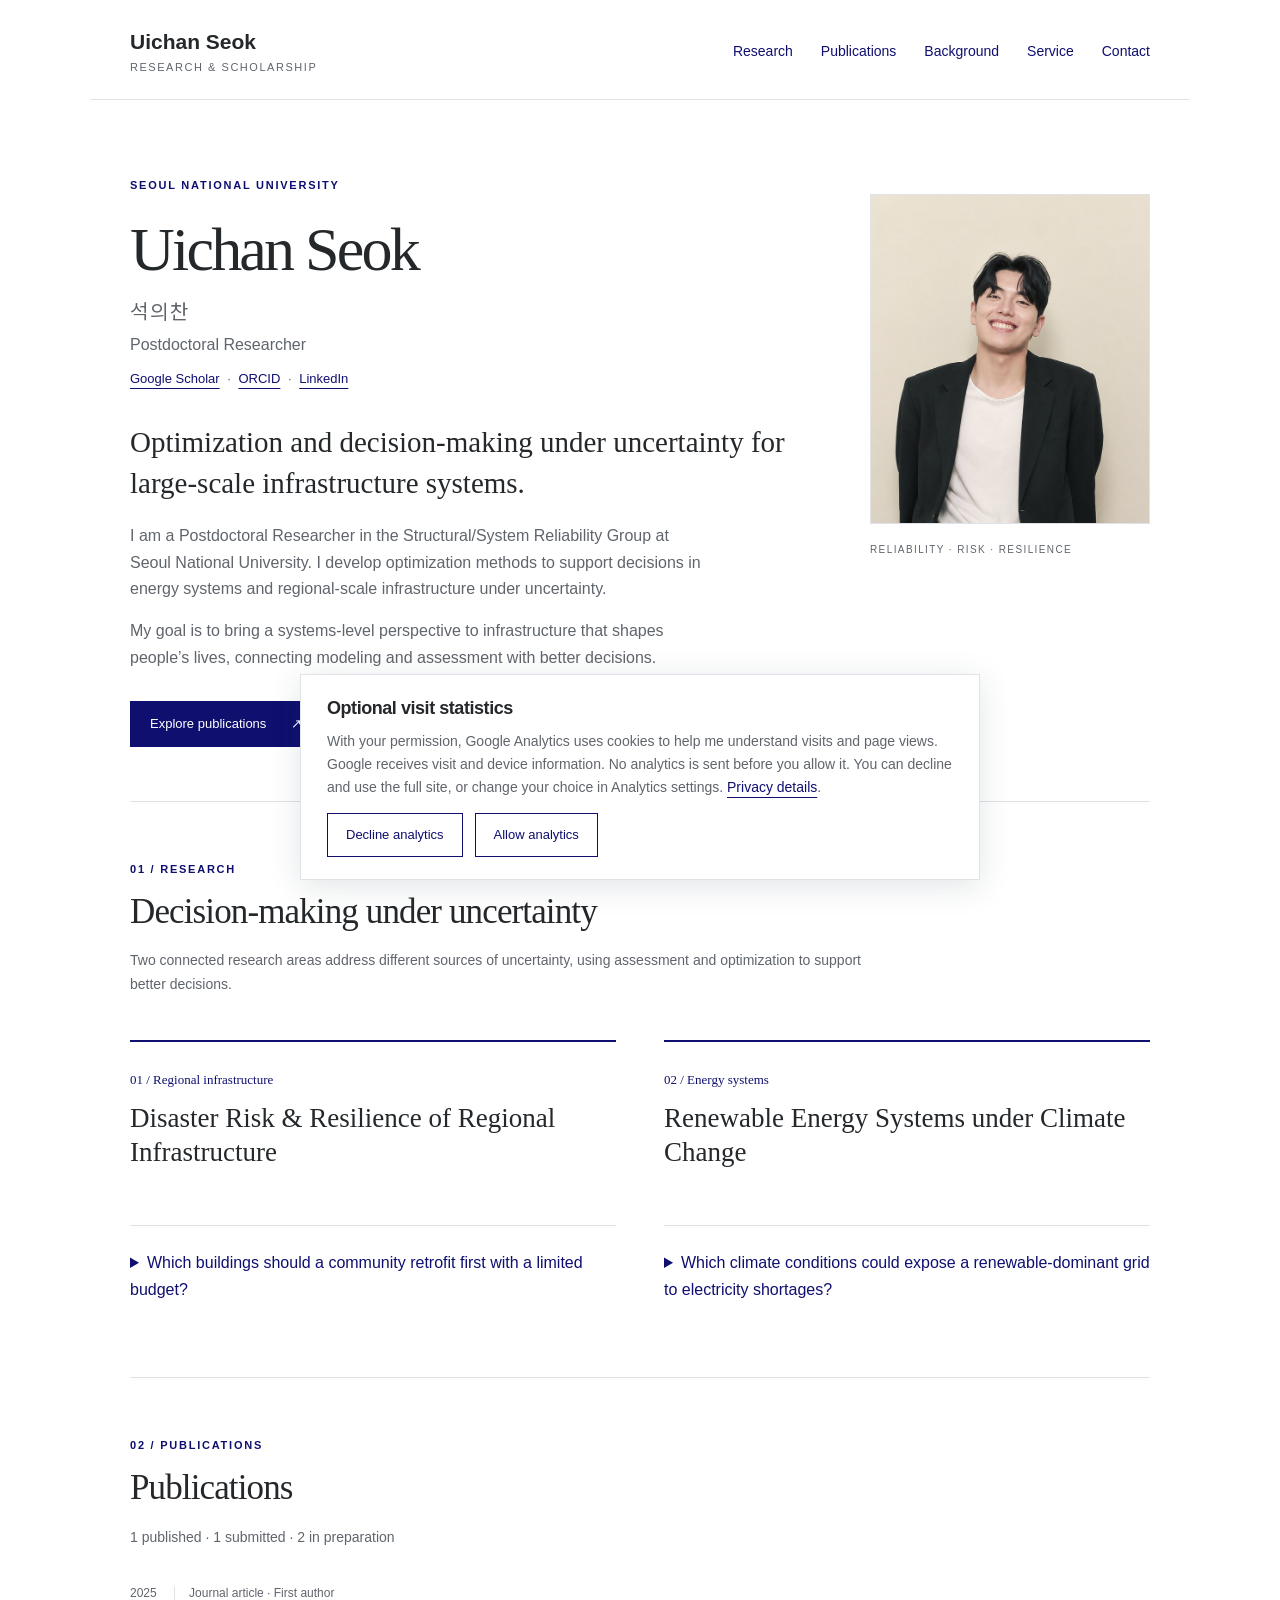
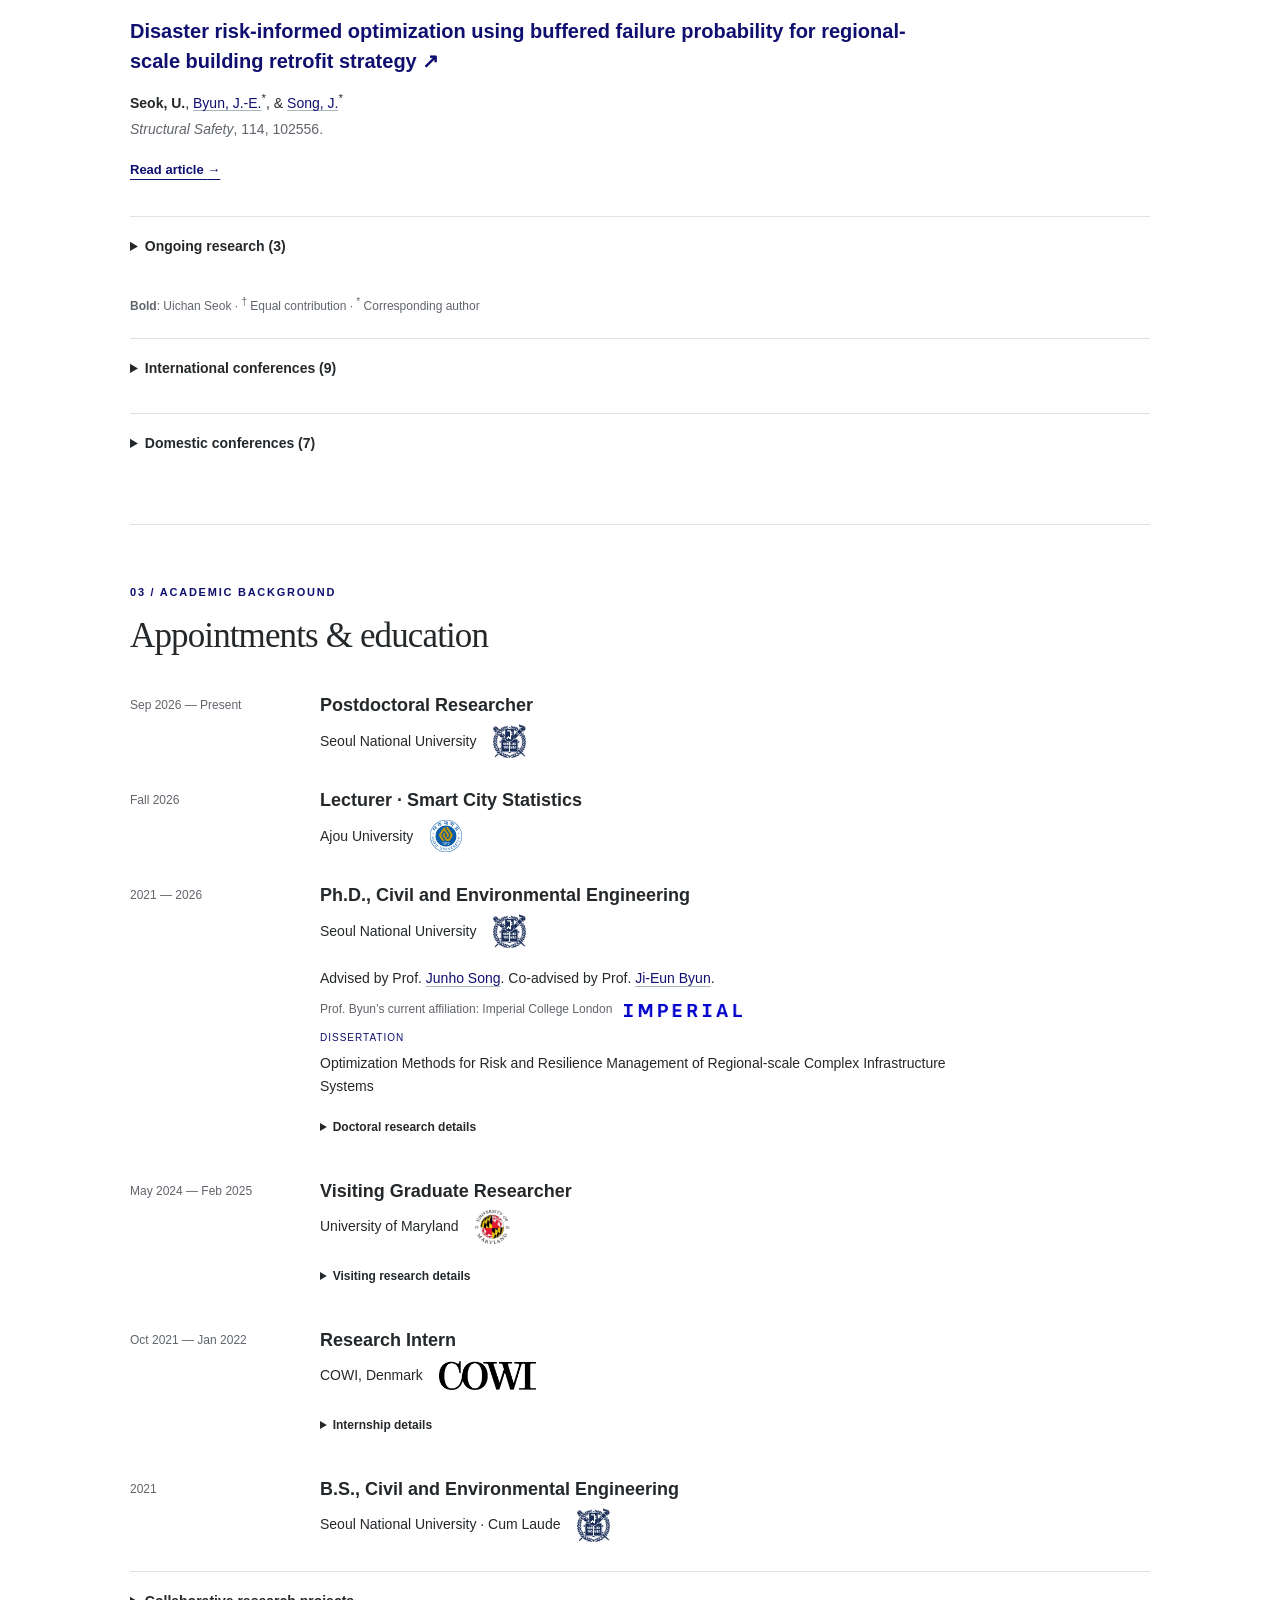
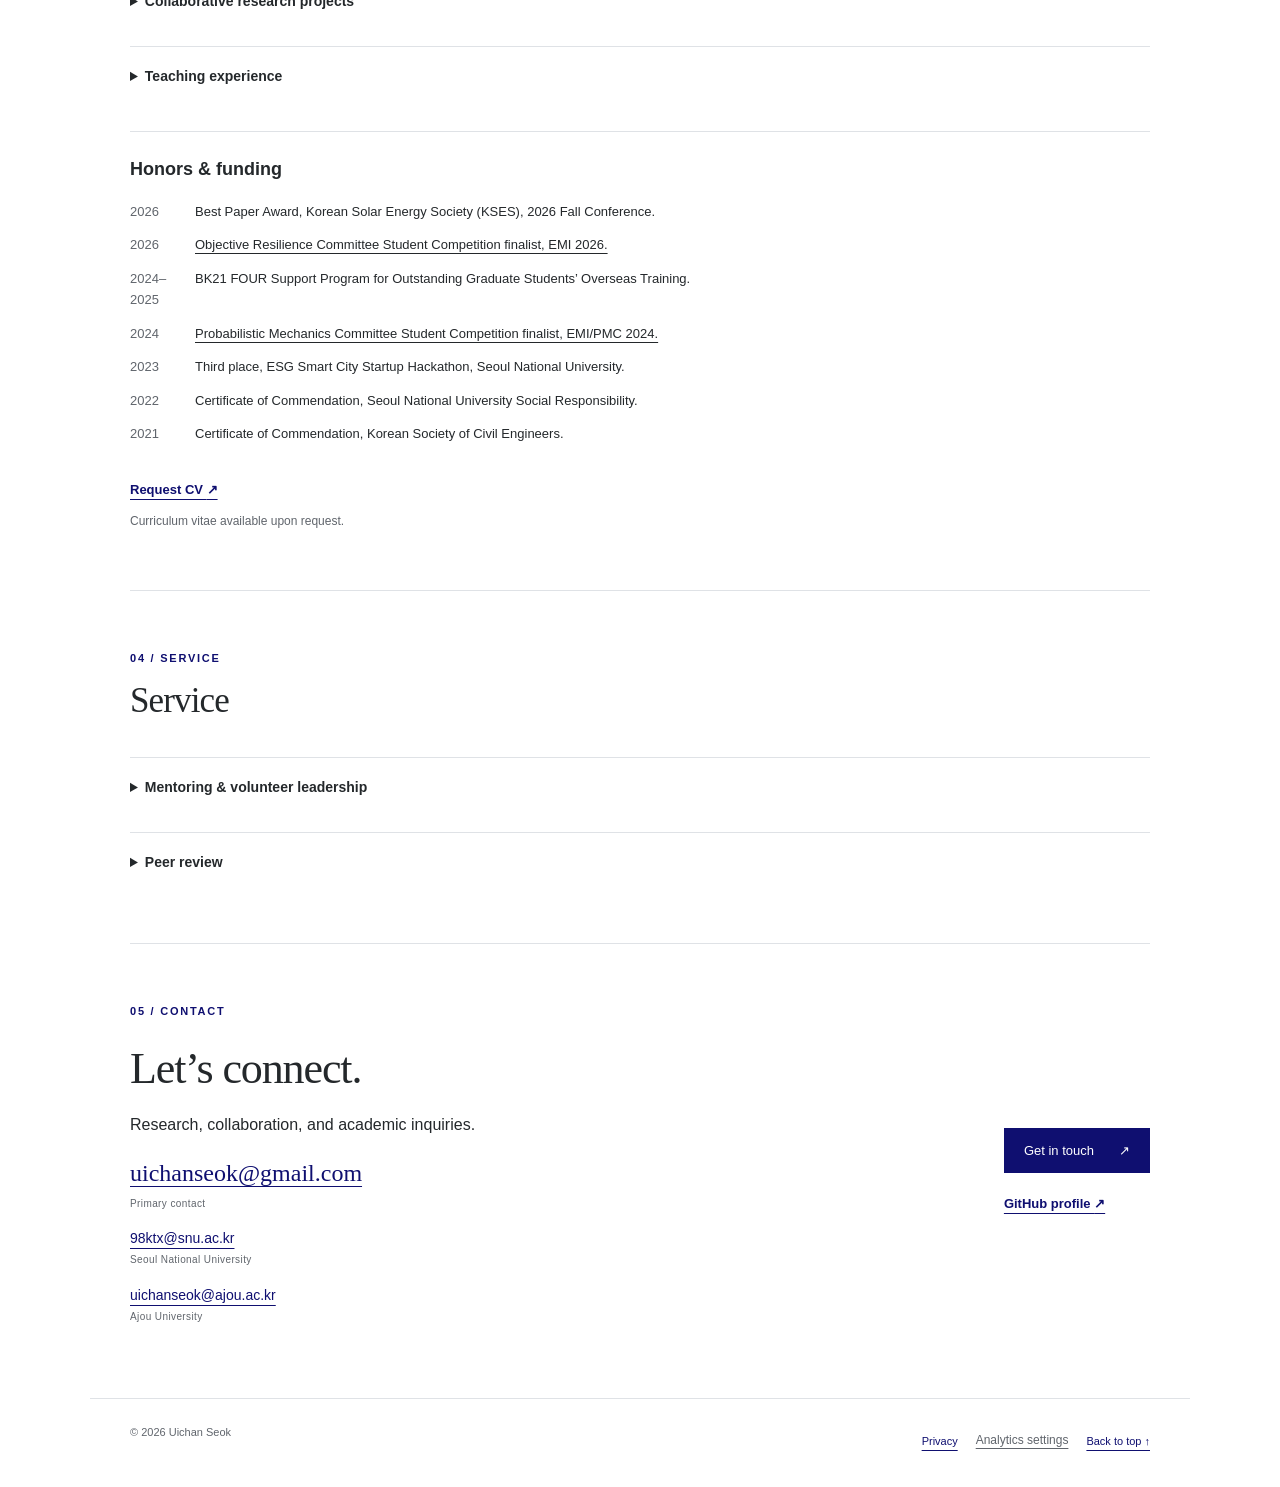
<file: index.html>
<!doctype html>
<html lang="en">
<head>
  <meta charset="utf-8">
  <meta name="viewport" content="width=device-width, initial-scale=1">
  <meta name="description" content="Uichan Seok — research in structural reliability, disaster risk, and energy systems.">
  <meta name="theme-color" content="#183e52">
  <title>Uichan Seok | Postdoctoral Researcher</title>
  <link rel="preload" href="assets/fonts/PretendardVariable.woff2" as="font" type="font/woff2" crossorigin>
  <link rel="stylesheet" href="assets/style.css?v=20261007">
  <link rel="stylesheet" href="assets/privacy.css">
  <script defer src="assets/analytics.js"></script>
  
<link rel="stylesheet" href="assets/research-review.css">
<link rel="stylesheet" href="assets/snu-preview.css">
</head>
<body>
<a class="skip" href="#main">Skip to content</a>
<header class="header"><a class="brand" href="#about">Uichan Seok<span>Research &amp; scholarship</span></a><nav aria-label="Main navigation"><a href="#research">Research</a><a href="#publications">Publications</a><a href="#cv">Background</a><a href="#service">Service</a><a href="#contact">Contact</a></nav></header>
<main id="main">
<section id="about" class="hero">
  <div><p class="eyebrow">Seoul National University</p><h1>Uichan Seok<span lang="ko">석의찬</span></h1><p class="role">Postdoctoral Researcher</p><p class="profile-links" aria-label="Professional profiles"><a href="https://scholar.google.co.kr/citations?user=_xDyJpkAAAAJ&amp;hl=ko">Google Scholar</a><span aria-hidden="true"> · </span><a href="https://orcid.org/0009-0008-8930-8509">ORCID</a><span aria-hidden="true"> · </span><a href="https://www.linkedin.com/in/uichan-seok/">LinkedIn</a></p><p class="intro">Optimization and decision-making under uncertainty for large-scale infrastructure systems.</p><p class="bio">I am a Postdoctoral Researcher in the Structural/System Reliability Group at Seoul National University. I develop optimization methods to support decisions in energy systems and regional-scale infrastructure under uncertainty.</p><p class="bio vision">My goal is to bring a systems-level perspective to infrastructure that shapes people’s lives, connecting modeling and assessment with better decisions.</p><div class="actions"><a class="button" href="#publications">Explore publications <span aria-hidden="true">↗</span></a><a class="text-link" href="#cv">Academic background <span aria-hidden="true">→</span></a></div></div>
  <figure class="portrait"><div class="portrait-frame"><img src="assets/portrait.jpg?v=20261007" alt="Portrait of Uichan Seok" width="840" height="1120"></div><figcaption>Reliability · Risk · Resilience</figcaption></figure>
</section>
<section id="research" class="section research-review"><div class="section-heading"><p class="eyebrow">01 / Research</p><h2>Decision-making under uncertainty</h2><p class="section-intro">Two connected research areas address different sources of uncertainty, using assessment and optimization to support better decisions.</p></div>
<div class="research-stories">
<article class="research-story" aria-labelledby="regional-title"><div class="story-heading"><span class="number">01 / Regional infrastructure</span><h3 id="regional-title">Disaster Risk &amp; Resilience of Regional Infrastructure</h3></div><div class="story-copy research-questions"><details class="disclosure research-details question-item" id="regional-retrofit-question"><summary id="regional-retrofit-prompt">Which buildings should a community retrofit first with a limited budget?</summary><div class="question-content" id="regional-retrofit-content"><div class="research-brief"><p>My <strong>BORM-MILP</strong> formulation identifies building retrofits that meet a modeled disaster-loss risk target at minimum cost.</p><p>It combines the buffered optimization and reliability method (BORM) with mixed-integer linear programming (MILP), using simulated losses to make regional retrofit decisions.</p></div><figure class="research-figure paper-result"><a class="paper-figure-open" href="assets/paper-figures/seok-2025-fig4b.jpeg" data-title="Structural Safety (2025) · Fig. 4(b)" data-description="Fig. 4(b): DBSCAN-clustered retrofit solution at target buffered failure probability 0.2. The study analyzes 1,000 buildings selected by real market value under the modeled earthquake and tsunami scenario. Circles denote retrofit and crosses non-retrofit; symbol size is proportional to neighborhood building count. Source: Seok et al. (2025), Structural Safety 114, 102556. DOI: 10.1016/j.strusafe.2024.102556. Accepted manuscript CC BY-NC-ND; embedded basemap credits retained." aria-label="Enlarge Structural Safety (2025) · Fig. 4(b)"><img src="assets/paper-figures/seok-2025-fig4b.jpeg" alt="Published retrofit-selection result for Seaside at target buffered failure probability0.2. Yellow circles represent retrofit selections and crosses represent non-retrofit selections in the DBSCAN-clustered view; marker size reflects neighborhood building counts."></a><figcaption><span class="map-limit">Fig. 4(b) · Seaside, 1,000-building study; target buffered failure probability 0.2. Clustered symbols represent neighborhoods, not individual buildings.</span><span class="map-sources">Seok et al. (2025), Structural Safety. <a href="https://eprints.gla.ac.uk/365151/">Accepted manuscript</a> · <a href="https://creativecommons.org/licenses/by-nc-nd/4.0/">CC BY-NC-ND 4.0</a>. Original basemap credits retained in the image.</span><span class="figure-hint">Select figure to enlarge</span></figcaption></figure><ul class="question-papers"><li><p class="research-reference"><span class="status">Published · Structural Safety, 2025</span><a href="https://doi.org/10.1016/j.strusafe.2024.102556">Regional retrofit optimization <span aria-hidden="true">↗</span></a></p></li></ul></div></details></div></article>
<article class="research-story" aria-labelledby="energy-title"><div class="story-heading"><span class="number">02 / Energy systems</span><h3 id="energy-title">Renewable Energy Systems under Climate Change</h3></div><div class="story-copy research-questions"><details class="disclosure research-details question-item" id="climate-adequacy-question"><summary id="climate-adequacy-prompt">Which climate conditions could expose a renewable-dominant grid to electricity shortages?</summary><div class="question-content" id="climate-adequacy-content"><div class="research-brief"><p>My <strong>daily reliability dispatch</strong> framework uses direct current optimal power flow (<strong>DC-OPF</strong>) to compare shortage likelihood and severity under different demand, renewable siting, and network conditions.</p><p>In the Great Britain numerical case study, it maps winter shortage risk alongside transmission constraints active during system shortfalls.</p></div><figure class="research-figure paper-result"><a class="paper-figure-open" href="assets/paper-figures/climate-adequacy-submitted-fig12.png" data-title="Climate-informed adequacy stress testing · Fig. 12 (submitted)" data-description="Fig. 12: Pooled DJF spatial synthesis of bus adequacy risk and line-level binding probability. Panels a–c: Existing, Uniform and Demand-proportionate siting. Node fill: bus LOLP; node area: bus CVaR0.95; line width: the probability of an individual line binding among system-shortfall day-members. All panels use common scales, baseline demand D0, DC reliability dispatch and original pairing. Each panel pools 49,500 winter day-members from 11 ensemble members over 2020–2069. Connections show model topology for the stated numerical case study, rather than physical line routes. Source: Seok et al., submitted manuscript." aria-label="Enlarge Climate-informed adequacy stress testing · Fig. 12 (submitted)"><img src="assets/paper-figures/climate-adequacy-submitted-fig12.png" alt="Submitted Fig.12 compares Existing,Uniform,and Demand-proportionate renewable siting on the reduced GB model in winter. Node fill indicates bus LOLP,node area CVaR0.95,and line width conditional line-binding probability."></a><figcaption><span class="map-limit">Fig. 12 · Winter (DJF) model results. Node colour: shortage probability; size: tail severity (CVaR₀.₉₅); line width: binding probability conditional on system shortfall.</span><span class="map-sources">Seok et al. · Submitted manuscript. Baseline demand D₀; 11 ensemble members, 2020–2069. Model connections are not physical line routes.</span><span class="figure-hint">Select figure to enlarge</span></figcaption></figure><ul class="question-papers"><li><p class="research-reference"><span class="status">Submitted manuscript</span><a href="#publications">Climate-informed adequacy stress testing <span aria-hidden="true">↗</span></a></p></li></ul></div></details></div></article></div>

</section>
<section id="publications" class="section"><div class="section-heading"><p class="eyebrow">02 / Publications</p><h2>Publications</h2><p class="section-intro">1 published · 1 submitted · 2 in preparation</p></div><ol class="publications"><li><div class="pub-meta">2025 <span>Journal article · First author</span></div><h3><a href="https://doi.org/10.1016/j.strusafe.2024.102556">Disaster risk-informed optimization using buffered failure probability for regional-scale building retrofit strategy <span aria-hidden="true">↗</span></a></h3><p><strong>Seok, U.</strong>, <a class="person-link" href="https://jieunbyun.github.io/jieunbyun.html">Byun, J.-E.</a><sup>*</sup>, &amp; <a class="person-link" href="https://systemreliability.wordpress.com/junhosong/">Song, J.</a><sup>*</sup></p><p class="venue"><em>Structural Safety</em>, 114, 102556.</p><a class="text-link" href="https://doi.org/10.1016/j.strusafe.2024.102556">Read article <span aria-hidden="true">→</span></a></li></ol><details class="disclosure ongoing-research"><summary>Ongoing research (3)</summary><ol class="publications"><li class="manuscript"><div class="pub-meta">Submitted <span>Manuscript · First author</span></div><h3>Climate-informed adequacy stress testing of renewable-dominant power systems using daily reliability dispatch across projection ensembles</h3><p><strong>Seok, U.</strong>, <a class="person-link" href="https://hcbloomfield19.github.io/">Bloomfield, H.</a>, <a class="person-link" href="https://jieunbyun.github.io/jieunbyun.html">Byun, J.-E.</a><sup>*</sup>, &amp; <a class="person-link" href="https://systemreliability.wordpress.com/junhosong/">Song, J.</a><sup>*</sup></p></li><li class="manuscript"><div class="pub-meta">In preparation <span>Manuscript · Co-first author</span></div><h3>Confidence ellipses and adaptive sample allocation for reliability–redundancy analysis</h3><p><strong>Seok, U.</strong><sup>†</sup>, <a class="person-link" href="https://systemreliability.wordpress.com/people/">Lim, S.</a><sup>†</sup>, &amp; <a class="person-link" href="https://systemreliability.wordpress.com/junhosong/">Song, J.</a><sup>*</sup></p></li><li class="manuscript"><div class="pub-meta">In preparation <span>Manuscript · First author</span></div><h3>Dynamic operational risk assessment of renewable-dominated power systems under climate uncertainty via diffusion-based spatiotemporal scenario generation</h3><p><strong>Seok, U.</strong>, <a class="person-link" href="https://jieunbyun.github.io/jieunbyun.html">Byun, J.-E.</a><sup>*</sup>, &amp; <a class="person-link" href="https://systemreliability.wordpress.com/junhosong/">Song, J.</a><sup>*</sup></p></li></ol></details><p class="authorship-note"><strong>Bold</strong>: Uichan Seok · <sup>†</sup> Equal contribution · <sup>*</sup> Corresponding author</p><details class="disclosure conference-details"><summary>International conferences (9)</summary><ol class="conference-list"><li>Seok, U., <a class="person-link" href="https://jieunbyun.github.io/jieunbyun.html">Byun, J.-E.</a>, and <a class="person-link" href="https://systemreliability.wordpress.com/junhosong/">Song, J.</a> (2026). Probabilistic stress testing of national-scale power grids under climate change with physically and operationally consistent dispatch. EMI 2026, Boulder, Colorado. Objective Resilience Committee Student Competition finalist.</li><li>Seok, U., <a class="person-link" href="https://jieunbyun.github.io/jieunbyun.html">Byun, J.-E.</a>, and <a class="person-link" href="https://systemreliability.wordpress.com/junhosong/">Song, J.</a> (2025). Assessing power shortfall risks in Great Britain under higher renewables and climate change. CECAR 10, Jeju, South Korea.</li><li>Seok, U., <a class="person-link" href="https://jieunbyun.github.io/jieunbyun.html">Byun, J.-E.</a>, and <a class="person-link" href="https://systemreliability.wordpress.com/junhosong/">Song, J.</a> (2025). Probabilistic weather modelling and system optimization for reliable renewable energy supply: A case study in Great Britain. ICOSSAR 2025, Los Angeles, California.</li><li>Seok, U., Mohammadi, A., <a class="person-link" href="https://eng.umd.edu/clark/faculty/802">Bensi, M.</a>, and <a class="person-link" href="https://systemreliability.wordpress.com/junhosong/">Song, J.</a> (2024). Uncertainty analysis of hurricane prediction models used in risk assessments: The role of surface roughness and impact on social vulnerability. AGU24, Washington, D.C.</li><li>Seok, U., <a class="person-link" href="https://jieunbyun.github.io/jieunbyun.html">Byun, J.-E.</a>, <a class="person-link" href="https://sae.usc.edu/directory/faculty/profile/?fname=Johannes&amp;lname=Royset">Royset, J. O.</a>, and <a class="person-link" href="https://systemreliability.wordpress.com/junhosong/">Song, J.</a> (2024). Risk-informed strategic power network planning for renewable energy transitions with DC-OPF. IFIP WG 7.5, Berkeley, California.</li><li>Seok, U., <a class="person-link" href="https://jieunbyun.github.io/jieunbyun.html">Byun, J.-E.</a>, and <a class="person-link" href="https://systemreliability.wordpress.com/junhosong/">Song, J.</a> (2024). Reliability-based optimization of regional building retrofit subsidy support strategy using buffered failure probability. ECCOMAS Congress, Lisbon, Portugal.</li><li>Seok, U., <a class="person-link" href="https://jieunbyun.github.io/jieunbyun.html">Byun, J.-E.</a>, and <a class="person-link" href="https://systemreliability.wordpress.com/junhosong/">Song, J.</a> (2024). Reliability-based optimization of regional building retrofit strategy using buffered failure probability. EMI/PMC 2024, Chicago, Illinois. Probabilistic Mechanics Committee Student Competition finalist.</li><li>Seok, U., <a class="person-link" href="https://dongkyu-lee.info/">Lee, D.</a>, and <a class="person-link" href="https://systemreliability.wordpress.com/junhosong/">Song, J.</a> (2024). Hierarchical matrix-based system reliability method for large-scale systems. SIAM Conference on Uncertainty Quantification, Trieste, Italy.</li><li>Seok, U., <a class="person-link" href="https://jieunbyun.github.io/jieunbyun.html">Byun, J.-E.</a>, and <a class="person-link" href="https://systemreliability.wordpress.com/junhosong/">Song, J.</a> (2023). Comparing conventional and buffered failure probability from the perspective of risk-based decision-making. ICASP14, Dublin, Ireland.</li></ol></details><details class="disclosure conference-details"><summary>Domestic conferences (7)</summary><ol class="conference-list"><li>Seok, U., Park, J., Jeong, J., and <a class="person-link" href="https://systemreliability.wordpress.com/junhosong/">Song, J.</a> (2026). Development of System-Reliability-based Disaster Resilience Assessment Framework for Urban Communities. KSCE 2026 Convention, Jeongseon, South Korea.</li><li>Seok, U., <a class="person-link" href="https://jieunbyun.github.io/jieunbyun.html">Byun, J.-E.</a>, and <a class="person-link" href="https://systemreliability.wordpress.com/junhosong/">Song, J.</a> (2026). Climate-informed Adequacy Stress Testing of Renewable-dominant Power Systems using Daily Reliability Dispatch across Projection Ensembles. 2026 Fall Conference, The Korean Solar Energy Society (KSES), Boryeong, South Korea.</li><li>Seok, U., <a class="person-link" href="https://jieunbyun.github.io/jieunbyun.html">Byun, J.-E.</a>, and <a class="person-link" href="https://systemreliability.wordpress.com/junhosong/">Song, J.</a> (2025). Disaster risk-informed optimization for regional-scale building retrofit strategy using buffered failure probability. KSCE 2025 Convention, Cheongju.</li><li>Seok, U., <a class="person-link" href="https://jieunbyun.github.io/jieunbyun.html">Byun, J.-E.</a>, and <a class="person-link" href="https://systemreliability.wordpress.com/junhosong/">Song, J.</a> (2024). Reliability-based optimization of regional building seismic retrofit strategy using buffered failure probability. Earthquake Engineering Society of Korea, Gyeongju.</li><li>Seok, U., <a class="person-link" href="https://dongkyu-lee.info/">Lee, D.</a>, and <a class="person-link" href="https://systemreliability.wordpress.com/junhosong/">Song, J.</a> (2023). Hierarchical matrix-based system reliability method for large-scale complex systems. KSCE 2023 Convention, Yeosu.</li><li>Seok, U., <a class="person-link" href="https://jieunbyun.github.io/jieunbyun.html">Byun, J.-E.</a>, and <a class="person-link" href="https://systemreliability.wordpress.com/junhosong/">Song, J.</a> (2022). Reliability-based optimization of complex systems using Bayesian network. KSCE 2022 Convention, Busan.</li><li>Seok, U., and <a class="person-link" href="https://systemreliability.wordpress.com/junhosong/">Song, J.</a> (2022). Fragility curve of power transmission tower using artificial seismic waves in Korea and application to reliability analysis of power systems. COSEIK Annual Conference, Jeju.</li></ol></details></section>
<section id="cv" class="section"><div class="section-heading"><p class="eyebrow">03 / Academic background</p><h2>Appointments &amp; education</h2></div><div class="timeline"><article><p class="date">Sep 2026 — Present</p><div><h3>Postdoctoral Researcher</h3><p class="institution"><span>Seoul National University</span><a class="institution-logo snu" href="https://www.snu.ac.kr/" aria-label="Seoul National University official website"><img src="assets/logos/snu.png" alt="" loading="lazy"></a></p></div></article><article><p class="date">Fall 2026</p><div><h3>Lecturer · Smart City Statistics</h3><p class="institution"><span>Ajou University</span><a class="institution-logo ajou" href="https://www.ajou.ac.kr/" aria-label="Ajou University official website"><img src="assets/logos/ajou.png" alt="" loading="lazy"></a></p></div></article><article><p class="date">2021 — 2026</p><div><h3>Ph.D., Civil and Environmental Engineering</h3><p class="institution"><span>Seoul National University</span><a class="institution-logo snu" href="https://www.snu.ac.kr/" aria-label="Seoul National University official website"><img src="assets/logos/snu.png" alt="" loading="lazy"></a></p><div class="doctoral-context"><p>Advised by Prof. <a class="person-link" href="https://systemreliability.wordpress.com/junhosong/">Junho Song</a>. Co-advised by Prof. <a class="person-link" href="https://jieunbyun.github.io/jieunbyun.html">Ji-Eun Byun</a>.</p><p class="byun-affiliation"><span>Prof. Byun’s current affiliation: Imperial College London</span><a class="imperial-logo" href="https://www.imperial.ac.uk/" aria-label="Imperial College London official website"><img src="assets/logos/imperial.png" alt="" loading="lazy"></a></p><p class="dissertation"><span>Dissertation</span>Optimization Methods for Risk and Resilience Management of Regional-scale Complex Infrastructure Systems</p></div><details class="disclosure compact"><summary>Doctoral research details</summary><p>Specialization: Structural and System Reliability Engineering.</p></details></div></article><article><p class="date">May 2024 — Feb 2025</p><div><h3>Visiting Graduate Researcher</h3><p class="institution"><span>University of Maryland</span><a class="institution-logo umd" href="https://umd.edu/" aria-label="University of Maryland official website"><img src="assets/logos/umd.png" alt="" loading="lazy"></a></p><details class="disclosure compact"><summary>Visiting research details</summary><p>Advisor: Prof. <a class="person-link" href="https://eng.umd.edu/clark/faculty/802">Michelle T. Bensi</a>.</p><p>BK21 FOUR overseas training support.</p></details></div></article><article><p class="date">Oct 2021 — Jan 2022</p><div><h3>Research Intern</h3><p class="institution"><span>COWI, Denmark</span><a class="institution-logo cowi" href="https://www.cowi.com/" aria-label="COWI, Denmark official website"><img src="assets/logos/cowi.png" alt="" loading="lazy"></a></p><details class="disclosure compact"><summary>Internship details</summary><p class="mentor-affiliation"><span>Mentor: Prof. <a class="person-link" href="https://www.liberty.edu/engineering/faculty/hyun-joong-kim/">Hyunjoong Kim</a> (currently at Liberty University).</span><a class="liberty-logo" href="https://www.liberty.edu/" aria-label="Liberty University official website"><img src="assets/logos/liberty.svg" alt="Liberty University" width="85" height="73" loading="lazy"></a></p><p>Online research internship (WTP), supported by the Ministry of Trade, Industry and Energy, Korea.</p></details></div></article><article><p class="date">2021</p><div><h3>B.S., Civil and Environmental Engineering</h3><p class="institution"><span>Seoul National University · Cum Laude</span><a class="institution-logo snu" href="https://www.snu.ac.kr/" aria-label="Seoul National University official website"><img src="assets/logos/snu.png" alt="" loading="lazy"></a></p></div></article></div><details class="disclosure"><summary>Collaborative research projects</summary><ul class="detail-list"><li><strong>From 2026</strong>Translational Technologies for AI-driven Risk Intelligence of Infrastructures.</li><li><strong>From 2026</strong>Identification of PSHA Overestimation Mechanisms in South Korea and Development of Hierarchical Bayesian Ground Motion Simulation Models.</li><li><strong>From 2025</strong>GIS-based platform Utilized for seismic Resilience of Urban communities (GURU).</li><li><strong>From 2023</strong>Multi-purpose coastal floating infrastructure technology.</li><li><strong>From 2021</strong>Core technologies for risk intelligence of infrastructures.</li></ul></details><details class="disclosure"><summary>Teaching experience</summary><ul class="detail-list"><li><strong>Fall 2026 · Lecturer</strong>Smart City Statistics, Ajou University.</li><li><strong>December 2023 &amp; December 2022 · Teaching Assistant</strong>Statistical Analysis Techniques using R short courses, Seoul National University.</li><li><strong>Spring 2022 · Teaching Assistant</strong>Digital Design in Civil and Environmental Engineering, Seoul National University.</li><li><strong>Spring 2021 · Teaching Assistant</strong>Digital Computer Concept and Practice, Seoul National University.</li></ul></details><div class="honors"><h3>Honors &amp; funding</h3><ul><li><span>2026</span><div>Best Paper Award, Korean Solar Energy Society (KSES), 2026 Fall Conference.</div></li><li><span>2026</span><div><span class="finalist-text">Objective Resilience Committee Student Competition finalist, EMI 2026.</span></div></li><li><span>2024–2025</span><div>BK21 FOUR Support Program for Outstanding Graduate Students’ Overseas Training.</div></li><li><span>2024</span><div><span class="finalist-text">Probabilistic Mechanics Committee Student Competition finalist, EMI/PMC 2024.</span></div></li><li><span>2023</span><div>Third place, ESG Smart City Startup Hackathon, Seoul National University.</div></li><li><span>2022</span><div>Certificate of Commendation, Seoul National University Social Responsibility.</div></li><li><span>2021</span><div>Certificate of Commendation, Korean Society of Civil Engineers.</div></li></ul></div><div class="cv-request"><a class="text-link" href="mailto:uichanseok@gmail.com?subject=CV%20Request">Request CV <span aria-hidden="true">↗</span></a><p class="muted">Curriculum vitae available upon request.</p></div></section>
<section id="service" class="section service"><div class="section-heading"><p class="eyebrow">04 / Service</p><h2>Service</h2></div><details class="disclosure"><summary>Mentoring &amp; volunteer leadership</summary><div class="service-summary"><div><h3>Shanum Leaders Club · Gold Level</h3><p class="muted">Seoul National University Social Responsibility</p></div><a class="text-link" href="https://snusr.snu.ac.kr/network/leaders-club/gold">Official service profile <span aria-hidden="true">↗</span></a></div><ul class="detail-list"><li><strong>Winter 2021</strong>Activity team leader, Digital SNU online volunteering in Vietnam.</li><li><strong>Winter 2019</strong>Activity team leader, visiting mentoring in Ulsan.</li><li><strong>2020 &amp; 2021</strong>SNU Mentoring.</li></ul><p class="muted">2022 Certificate of Commendation, Seoul National University Social Responsibility.</p></details><details class="disclosure"><summary>Peer review</summary><ul class="detail-list"><li><strong>Journal reviewer</strong><em>Reliability Engineering &amp; System Safety</em><br><em>Scientific Reports</em><br><em>Structural Safety</em></li></ul></details></section>
<section id="contact" class="section contact"><div><p class="eyebrow">05 / Contact</p><h2>Let’s connect.</h2><p>Research, collaboration, and academic inquiries.</p><div class="contact-emails"><a class="email" href="mailto:uichanseok@gmail.com">uichanseok@gmail.com</a><span class="contact-label">Primary contact</span><a href="mailto:98ktx@snu.ac.kr">98ktx@snu.ac.kr</a><span class="contact-label">Seoul National University</span><a href="mailto:uichanseok@ajou.ac.kr">uichanseok@ajou.ac.kr</a><span class="contact-label">Ajou University</span></div></div><div class="contact-actions"><a class="button" href="mailto:uichanseok@gmail.com">Get in touch <span aria-hidden="true">↗</span></a><a class="text-link" href="https://github.com/Uichan-Seok">GitHub profile <span aria-hidden="true">↗</span></a></div></section>
</main><footer><p>© 2026 Uichan Seok</p><div class="privacy-controls"><a href="privacy.html">Privacy</a><button id="analytics-settings" type="button">Analytics settings</button><a href="#about">Back to top ↑</a></div></footer>

<section id="analytics-consent" class="analytics-consent" aria-labelledby="analytics-consent-title" hidden>
  <h2 id="analytics-consent-title">Optional visit statistics</h2>
  <p>With your permission, Google Analytics uses cookies to help me understand visits and page views. Google receives visit and device information. No analytics is sent before you allow it. You can decline and use the full site, or change your choice in Analytics settings. <a href="privacy.html">Privacy details</a>.</p>
  <div class="consent-actions"><button id="analytics-decline" type="button">Decline analytics</button><button id="analytics-accept" type="button">Allow analytics</button></div>
</section>
<p id="analytics-status" class="visually-hidden" role="status"></p>
<dialog class="figure-dialog" id="figure-viewer" aria-labelledby="figure-viewer-title"><div class="figure-dialog-toolbar"><h2 id="figure-viewer-title">Research figure</h2><div><button type="button" id="figure-size" aria-pressed="false">Original size</button><button type="button" id="figure-close">Close</button></div></div><div class="figure-stage" tabindex="0" aria-label="Enlarged figure; scroll to inspect at original size"><img id="figure-viewer-image" alt=""></div><p id="figure-viewer-description"></p></dialog><script defer src="assets/figure-viewer.js"></script>
</body>
</html>
</file>
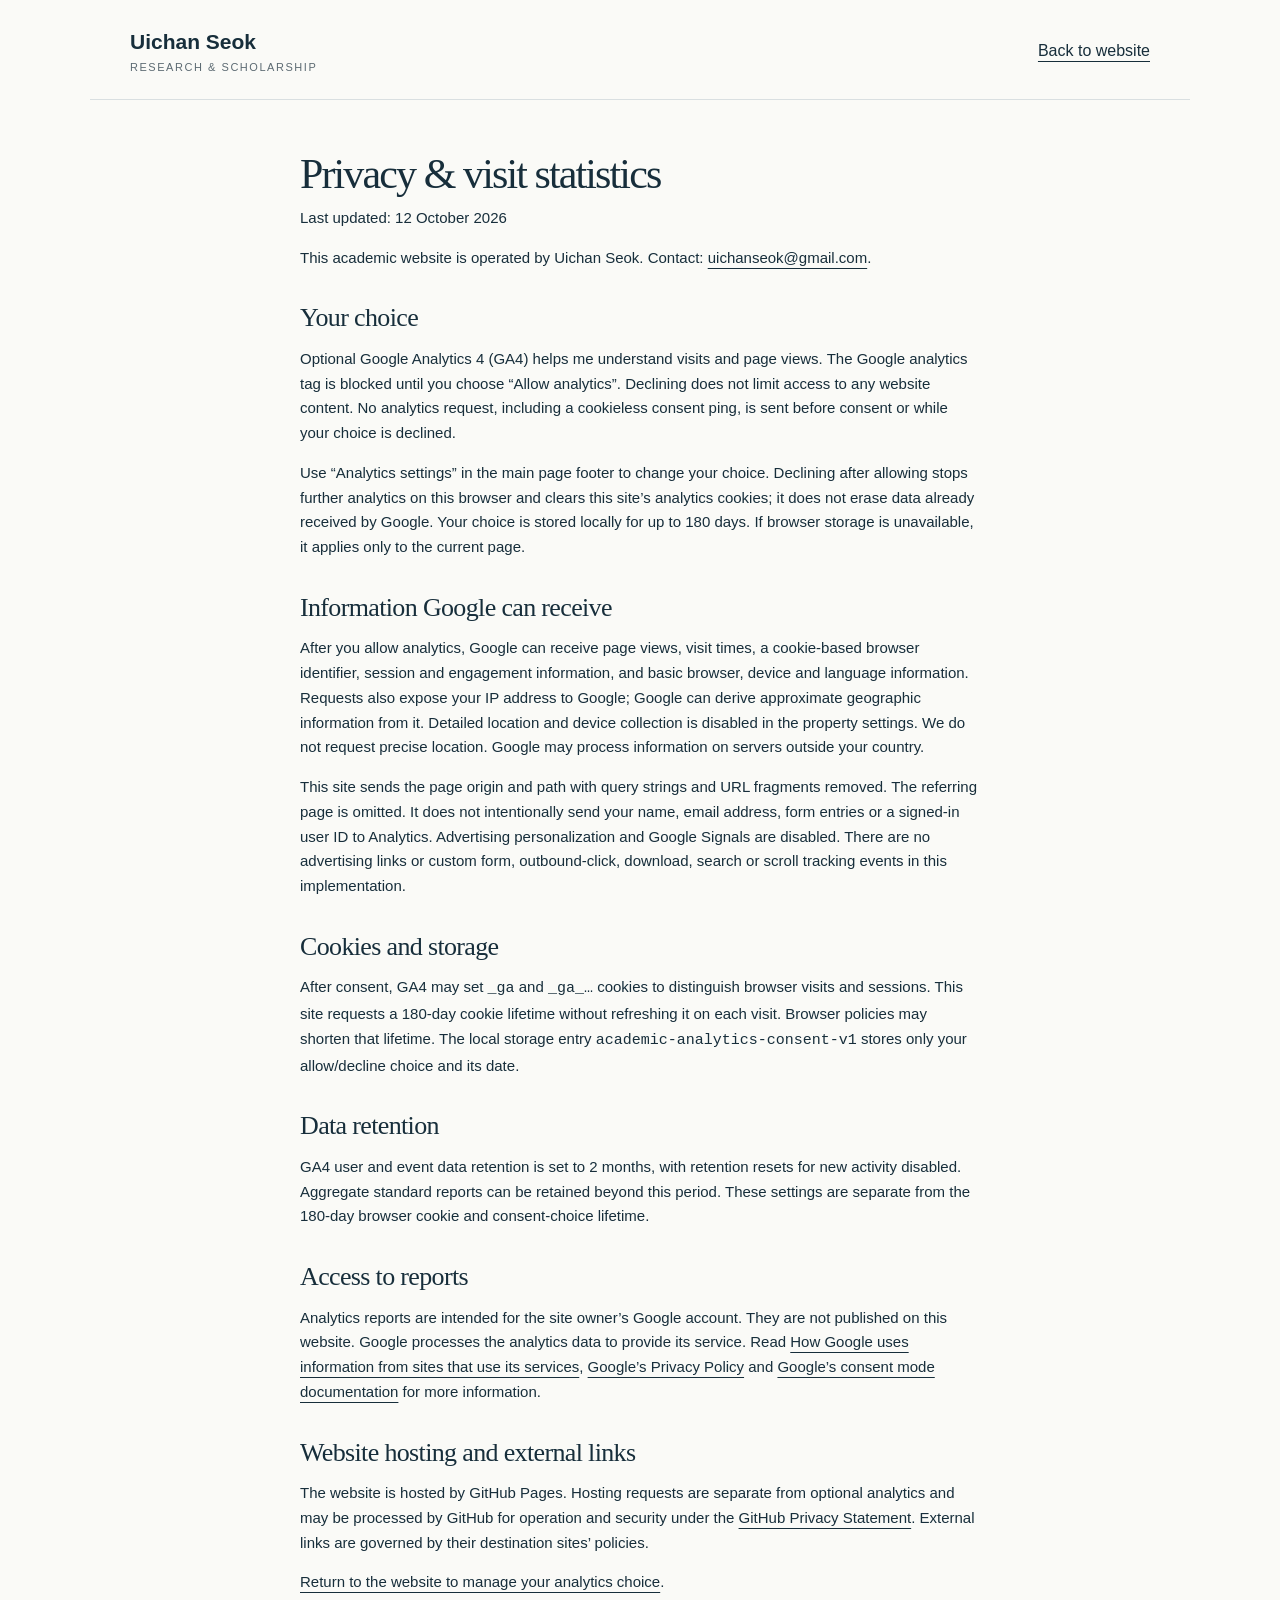
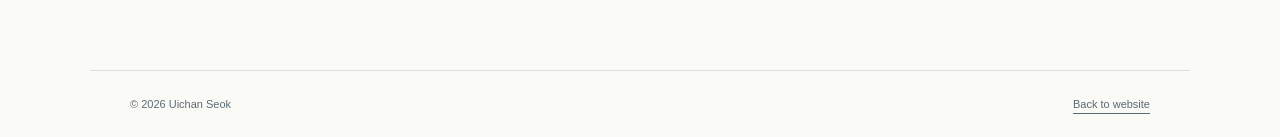
<file: privacy.html>
<!doctype html>
<html lang="en">
<head>
  <meta charset="utf-8">
  <meta name="viewport" content="width=device-width, initial-scale=1">
  <meta name="description" content="Privacy and optional visit statistics on Uichan Seok’s academic website.">
  <title>Privacy | Uichan Seok</title>
  <link rel="stylesheet" href="assets/style.css?v=20261007">
  <link rel="stylesheet" href="assets/privacy.css">
</head>
<body>
<header class="header"><a class="brand" href="./">Uichan Seok<span>Research &amp; scholarship</span></a><a href="./">Back to website</a></header>
<main class="privacy-document">
  <h1>Privacy &amp; visit statistics</h1>
  <p>Last updated: 12 October 2026</p>
  <p>This academic website is operated by Uichan Seok. Contact: <a href="mailto:uichanseok@gmail.com">uichanseok@gmail.com</a>.</p>
  <h2>Your choice</h2>
  <p>Optional Google Analytics 4 (GA4) helps me understand visits and page views. The Google analytics tag is blocked until you choose “Allow analytics”. Declining does not limit access to any website content. No analytics request, including a cookieless consent ping, is sent before consent or while your choice is declined.</p>
  <p>Use “Analytics settings” in the main page footer to change your choice. Declining after allowing stops further analytics on this browser and clears this site’s analytics cookies; it does not erase data already received by Google. Your choice is stored locally for up to 180 days. If browser storage is unavailable, it applies only to the current page.</p>
  <h2>Information Google can receive</h2>
  <p>After you allow analytics, Google can receive page views, visit times, a cookie-based browser identifier, session and engagement information, and basic browser, device and language information. Requests also expose your IP address to Google; Google can derive approximate geographic information from it. Detailed location and device collection is disabled in the property settings. We do not request precise location. Google may process information on servers outside your country.</p>
  <p>This site sends the page origin and path with query strings and URL fragments removed. The referring page is omitted. It does not intentionally send your name, email address, form entries or a signed-in user ID to Analytics. Advertising personalization and Google Signals are disabled. There are no advertising links or custom form, outbound-click, download, search or scroll tracking events in this implementation.</p>
  <h2>Cookies and storage</h2>
  <p>After consent, GA4 may set <code>_ga</code> and <code>_ga_…</code> cookies to distinguish browser visits and sessions. This site requests a 180-day cookie lifetime without refreshing it on each visit. Browser policies may shorten that lifetime. The local storage entry <code>academic-analytics-consent-v1</code> stores only your allow/decline choice and its date.</p>
  <h2>Data retention</h2>
  <p>GA4 user and event data retention is set to 2 months, with retention resets for new activity disabled. Aggregate standard reports can be retained beyond this period. These settings are separate from the 180-day browser cookie and consent-choice lifetime.</p>
  <h2>Access to reports</h2>
  <p>Analytics reports are intended for the site owner’s Google account. They are not published on this website. Google processes the analytics data to provide its service. Read <a href="https://policies.google.com/technologies/partner-sites">How Google uses information from sites that use its services</a>, <a href="https://policies.google.com/privacy">Google’s Privacy Policy</a> and <a href="https://developers.google.com/tag-platform/security/concepts/consent-mode">Google’s consent mode documentation</a> for more information.</p>
  <h2>Website hosting and external links</h2>
  <p>The website is hosted by GitHub Pages. Hosting requests are separate from optional analytics and may be processed by GitHub for operation and security under the <a href="https://docs.github.com/en/site-policy/privacy-policies/github-general-privacy-statement">GitHub Privacy Statement</a>. External links are governed by their destination sites’ policies.</p>
  <p><a href="./">Return to the website to manage your analytics choice</a>.</p>
</main>
<footer><p>© 2026 Uichan Seok</p><a href="./">Back to website</a></footer>
</body>
</html>
</file>
<file: assets/style.css>
:root{--ink:#172e3b;--blue:#183e52;--muted:#5c6a72;--line:#d9dfe1;--paper:#fafaf7;--accent:#48756b}*{box-sizing:border-box}html{scroll-behavior:smooth;scroll-padding-top:30px}body{margin:0;background:var(--paper);color:var(--ink);font-family:Arial,Helvetica,sans-serif;font-size:16px;line-height:1.65}a{color:inherit;text-decoration-thickness:1px;text-underline-offset:5px}a:hover{color:var(--accent)}a:focus-visible{outline:3px solid var(--accent);outline-offset:6px}.header,main,footer{max-width:1100px;margin:auto;padding-left:40px;padding-right:40px}.header{display:flex;justify-content:space-between;align-items:center;padding-top:28px;padding-bottom:24px;border-bottom:1px solid var(--line)}.brand{font-size:21px;font-weight:700;text-decoration:none;line-height:1.3}.brand span{display:block;font-size:11px;letter-spacing:.14em;text-transform:uppercase;color:var(--muted);font-weight:400;margin-top:5px}nav{display:flex;gap:28px}nav a{font-size:14px;text-decoration:none}h1,h2,h3,p{margin-top:0}h1,h2,.intro{font-family:Georgia,'Times New Roman',serif;font-weight:400}h1{font-size:62px;letter-spacing:-.045em;line-height:1.15;margin-bottom:8px}h1 span{display:block;font-family:Arial,sans-serif;font-size:21px;letter-spacing:.1em;margin-top:15px;color:var(--muted)}h2{font-size:35px;letter-spacing:-.025em;line-height:1.25;margin-bottom:0}h3{font-size:18px;line-height:1.5;font-weight:600}.eyebrow{font-size:11px;font-weight:700;letter-spacing:.16em;text-transform:uppercase;color:var(--accent);margin-bottom:20px}.hero{padding:76px 0 82px;display:grid;grid-template-columns:1fr 280px;gap:82px;align-items:center}.role{font-size:16px;color:var(--muted);margin-bottom:32px}.intro{font-size:29px;line-height:1.4;margin-bottom:20px}.bio{color:var(--muted);max-width:580px;font-size:16px}.portrait{margin:0;align-self:start;margin-top:18px}.portrait img{width:100%;height:330px;object-fit:cover;object-position:center 30%;display:block;border:1px solid var(--line);background:#fff}.portrait figcaption{font-size:10px;letter-spacing:.14em;text-transform:uppercase;margin-top:18px;color:var(--muted)}.actions{display:flex;align-items:center;gap:25px;margin-top:30px}.button{display:inline-flex;gap:25px;align-items:center;background:var(--blue);color:white;padding:12px 20px;font-size:13px;text-decoration:none}.button:hover{background:var(--accent);color:#fff}.text-link{font-size:13px;font-weight:600}.section{padding:58px 0;border-top:1px solid var(--line)}.section-heading{margin-bottom:35px}.section-heading .eyebrow{margin-bottom:12px}.research-grid{display:grid;grid-template-columns:repeat(3,1fr);gap:30px}.research-grid article{border-top:2px solid var(--blue);padding-top:18px}.number{font-family:Georgia,serif;color:var(--accent);font-size:15px}.research-grid h3{margin:15px 0 10px}.research-grid p{font-size:14px;color:var(--muted)}.status{display:inline-block;font-size:10px;letter-spacing:.1em;text-transform:uppercase;color:var(--accent)}.publications{padding:0;list-style:none;margin:0}.publications li{padding:0 0 12px}.pub-meta{font-size:12px;color:var(--muted);margin-bottom:12px}.pub-meta span{border-left:1px solid var(--line);padding-left:14px;margin-left:14px}.publications h3{max-width:820px;font-size:20px;margin-bottom:12px}.publications h3 a{text-decoration:none}.publications p{font-size:14px;margin-bottom:3px}.venue{color:var(--muted)}.publications .text-link{display:inline-block;margin-top:15px}.timeline article{display:grid;grid-template-columns:190px 1fr;margin-bottom:26px}.timeline h3{margin-bottom:2px}.timeline p{margin-bottom:0;font-size:14px}.timeline .date{color:var(--muted);padding-top:4px;font-size:12px}.muted{color:var(--muted)}.contact{display:flex;align-items:center;justify-content:space-between}.contact h2{font-size:44px;margin-bottom:16px}.contact p:last-child{color:var(--muted);font-size:14px}footer{display:flex;justify-content:space-between;padding-top:24px;padding-bottom:28px;border-top:1px solid var(--line);color:var(--muted);font-size:11px}footer p{margin:0}.skip{position:absolute;top:-80px;background:white;padding:10px;z-index:10}.skip:focus{top:10px}@media(max-width:760px){.header,main,footer{padding-left:24px;padding-right:24px}.header{align-items:flex-start;gap:25px}.brand{font-size:18px}.brand span{font-size:9px}nav{gap:12px;flex-wrap:wrap;justify-content:flex-end;max-width:180px}nav a{font-size:12px}.hero{grid-template-columns:1fr;gap:34px;padding:45px 0}h1{font-size:48px}.intro{font-size:26px}.portrait{grid-row:1;width:170px;margin-top:0}.portrait img{height:205px}.portrait figcaption{font-size:8px;letter-spacing:.07em;margin-top:10px}.hero .eyebrow{margin-bottom:16px}.actions{flex-wrap:wrap;gap:16px}.research-grid{grid-template-columns:1fr;gap:25px}.section{padding:40px 0}h2{font-size:30px}.timeline article{grid-template-columns:1fr;gap:6px}.contact{display:block}.contact .button{margin-top:10px}.publications h3{font-size:18px}}@media(prefers-reduced-motion:reduce){html{scroll-behavior:auto}}@media print{nav,.actions,.skip{display:none}.hero{padding:25px 0}.section{padding:20px 0}.button{background:none;color:var(--ink);padding:0}body{background:white}}

.manuscript{margin-top:32px;border-top:1px solid var(--line);padding-top:26px!important}.talks{margin-top:28px;font-size:14px}.talks summary{cursor:pointer;font-weight:600;padding:10px 0}.talks li{margin-bottom:16px;color:var(--muted)}.email{font-family:Georgia,serif;font-size:22px}

.portrait-frame{height:330px;overflow:hidden;border:1px solid var(--line)}.portrait-frame img{height:100%;border:0;transform:scale(1.3);transform-origin:50% 40%;object-position:50% 40%}@media(max-width:760px){.portrait-frame{height:205px}.portrait-frame img{height:100%}}

@font-face{font-family:"Pretendard Variable";src:url("fonts/PretendardVariable.woff2") format("woff2");font-weight:45 920;font-style:normal;font-display:swap}:lang(ko){font-family:"Pretendard Variable",Arial,sans-serif!important}.finalist-feature{display:grid;grid-template-columns:1.15fr 1fr 1fr;gap:30px;background:#edf2ef;padding:28px 30px;margin-bottom:54px;border-left:3px solid var(--accent)}.finalist-feature .eyebrow{margin-bottom:10px}.finalist-feature h2{font-size:23px;line-height:1.35}.feature-year{font-family:Georgia,serif;font-size:25px;color:var(--accent)}.feature-item h3{font-size:14px;margin:4px 0}.feature-item p{font-size:12px;color:var(--muted);margin:0}.institution{display:flex;align-items:center;gap:15px;min-height:40px}.institution-logo{display:flex;align-items:center;justify-content:center;width:94px;flex:0 0 94px;background:white;padding:5px}.institution-logo img{max-width:100%;height:auto;max-height:35px;object-fit:contain;display:block}.institution-logo.snu{width:45px;flex-basis:45px}.institution-logo.snu img{max-height:40px}.honors{border-top:1px solid var(--line);padding-top:24px;margin:32px 0}.honors ul{list-style:none;padding:0;font-size:13px}.honors li{display:grid;grid-template-columns:65px 1fr;margin-bottom:12px}.honors li span{color:var(--muted)}.service-grid{display:grid;grid-template-columns:1.1fr 1fr;gap:65px}.values-intro{font-family:Georgia,serif;font-size:22px;line-height:1.55}.service blockquote{margin:25px 0;padding-left:22px;border-left:2px solid var(--accent)}.service blockquote p:lang(ko){font-size:25px;letter-spacing:-.03em;margin-bottom:5px}.service blockquote p:last-child{font-size:13px;color:var(--muted)}.service .muted{font-size:14px}.service-record{border-top:2px solid #a68a4c;padding-top:20px}.service-record .eyebrow{font-size:10px;margin-bottom:12px}.service-record h3{font-size:20px;margin-bottom:4px}.gold-label{font-size:12px;color:#826b35}.service-record ul{padding:0;list-style:none;font-size:13px;color:var(--muted)}.service-record li{margin-bottom:15px}.service-record strong{display:block;color:var(--ink);font-weight:600;font-size:12px}.contact-emails{display:flex;flex-direction:column;align-items:flex-start;gap:0}.contact-label{font-size:10px;color:var(--muted);margin:2px 0 15px;letter-spacing:.04em}.contact-emails a:not(.email){font-size:14px}.contact-actions{display:flex;flex-direction:column;align-items:flex-start;gap:20px}.contact .contact-emails .email{font-size:24px}.hero{padding-bottom:54px}@media(max-width:900px){.hero{gap:35px;grid-template-columns:1fr 240px}.actions{flex-wrap:wrap;gap:16px}.header{gap:24px}nav{gap:18px;flex-wrap:wrap;justify-content:flex-end}.service-grid{gap:30px}.finalist-feature{gap:20px}.institution{flex-wrap:wrap;gap:8px}}@media(max-width:760px){.hero{grid-template-columns:1fr;gap:34px}.finalist-feature{grid-template-columns:1fr;padding:22px;margin-bottom:35px;gap:22px}.finalist-feature h2 br{display:none}.service-grid{grid-template-columns:1fr;gap:26px}.institution{flex-wrap:nowrap}.contact-emails{max-width:100%}.contact .contact-emails .email{font-size:22px}.contact-actions{margin-top:15px}nav{gap:12px}.values-intro{font-size:20px}}

.cv-request p{font-size:12px;margin-top:9px;margin-bottom:0}

.honors li .finalist-text{color:var(--ink);text-decoration:underline;text-decoration-thickness:1px;text-underline-offset:4px}

.institution-logo,.institution-logo.snu{width:35px;flex-basis:35px;height:35px;padding:0;background:transparent}.institution-logo img,.institution-logo.snu img{max-width:35px;max-height:35px}.institution-logo.cowi{width:75px;flex-basis:75px;height:25px}.institution-logo.cowi img{max-width:75px;max-height:25px}

.research-grid{grid-template-columns:repeat(2,minmax(0,1fr))}.section-intro{color:var(--muted);font-size:14px;margin:16px 0 0}.disclosure{font-size:14px;border-top:1px solid var(--line);margin-top:22px;padding-top:8px}.disclosure summary{cursor:pointer;font-weight:600;min-height:44px;padding:10px 0;line-height:1.6}.disclosure summary:focus-visible{outline:3px solid var(--accent);outline-offset:3px}.disclosure[open]>summary{color:var(--accent);margin-bottom:8px}.disclosure p{font-size:14px;color:var(--muted)}.disclosure.compact{margin-top:10px;border-top:0;padding-top:0}.disclosure.compact summary{font-size:12px}.timeline .disclosure p{font-size:13px;margin-bottom:8px}.detail-list{padding:0;list-style:none}.detail-list li{margin:0 0 18px;color:var(--muted);font-size:14px}.detail-list strong{display:block;color:var(--ink);font-size:12px;font-weight:600;margin-bottom:5px}.honors .detail-list li{display:block}.conference-list{padding-left:24px;color:var(--muted)}.conference-list li{margin-bottom:18px;line-height:1.7;padding-left:5px}.pipeline-note{color:var(--muted);font-size:13px;margin:20px 0 26px}.service-purpose{font-family:Georgia,'Times New Roman',serif;font-size:24px;line-height:1.55;max-width:780px;margin-bottom:30px}.service-summary{display:flex;justify-content:space-between;align-items:center;gap:25px;border-top:2px solid #a68a4c;padding-top:20px}.service-summary h3{font-size:18px;margin:0 0 6px}.service-summary p{font-size:13px;margin:0}@media(max-width:760px){.research-grid{grid-template-columns:1fr}.service-summary{align-items:flex-start;flex-direction:column;gap:15px}.service-purpose{font-size:21px}.conference-list{padding-left:20px}.section-heading h2{overflow-wrap:break-word}}

.ongoing-research .publications{margin-top:24px}.ongoing-research .publications>li:first-child{margin-top:0;border-top:0;padding-top:0!important}

.authorship-note{font-size:12px;color:var(--muted);margin-top:24px;line-height:1.7}

.person-link{text-decoration-color:#aab8bc;text-decoration-thickness:1px;text-underline-offset:3px}

.institution-logo,.institution-logo.snu{width:36px;flex-basis:36px;height:38px}.institution-logo img,.institution-logo.snu img{width:auto;height:32px;max-width:36px;max-height:none}.institution-logo.snu img{height:34px}.institution-logo.cowi{width:100px;flex-basis:100px;height:38px}.institution-logo.cowi img{width:auto;height:29px;max-width:100px;max-height:none}

.institution-logo.umd img{height:34px;max-width:38px}.institution-logo.umd{width:38px;flex-basis:38px}

.doctoral-context{margin-top:16px;max-width:660px}.timeline .doctoral-context p{margin-bottom:10px}.doctoral-context .byun-affiliation{font-size:12px;color:var(--muted)}.dissertation span{display:block;font-size:10px;letter-spacing:.1em;text-transform:uppercase;color:var(--accent);margin-bottom:5px}.byun-affiliation{display:flex;align-items:center;gap:12px;flex-wrap:wrap}

.imperial-logo{display:inline-flex;align-items:center;flex:0 0 auto}.imperial-logo img{width:118px;height:auto;display:block}

.hero .role{margin-bottom:8px}.profile-links{font-size:13px;color:var(--muted);margin-bottom:32px;line-height:1.8}.profile-links a{white-space:nowrap}.profile-links span{padding:0 4px}

/* Mentor’s current affiliation: subordinate to the COWI appointment. */
.mentor-affiliation{display:flex;align-items:center;flex-wrap:wrap;gap:8px 12px}.mentor-affiliation>span{flex:0 1 auto;min-width:0}.liberty-logo{display:inline-flex;align-items:center;justify-content:center;flex:0 0 auto;padding:5px 7px;background:#001c48;border-radius:2px;line-height:0}.liberty-logo img{display:block;width:23px;height:auto;max-width:100%}
</file>
<file: assets/privacy.css>
[hidden]{display:none!important}.privacy-controls{display:flex;gap:18px;align-items:center;flex-wrap:wrap}.privacy-controls button{font:inherit;font-size:12px;color:var(--muted);border:0;background:none;padding:8px 0;text-decoration:underline;text-underline-offset:4px;cursor:pointer}.analytics-consent{position:fixed;z-index:10;left:20px;right:20px;bottom:20px;max-width:680px;margin:0 auto;padding:22px 26px;border:1px solid var(--line);background:var(--paper);box-shadow:0 6px 30px #172e3b20;font-size:14px}.analytics-consent h2{font-family:Arial,Helvetica,sans-serif;font-size:18px;font-weight:600;margin-bottom:10px}.analytics-consent p{margin-bottom:14px;color:var(--muted)}.consent-actions{display:flex;gap:12px;flex-wrap:wrap}.consent-actions button{font:inherit;font-size:13px;min-height:44px;padding:10px 18px;border:1px solid var(--blue);background:transparent;color:var(--blue);cursor:pointer}.consent-actions button:hover{background:#edf2ef}.privacy-controls button:focus-visible,.consent-actions button:focus-visible{outline:3px solid var(--accent);outline-offset:3px}.privacy-document{max-width:760px;padding-top:50px;padding-bottom:60px}.privacy-document h1{font-size:42px}.privacy-document h2{font-size:26px;margin:32px 0 12px}.privacy-document p{font-size:15px}.privacy-document li{margin-bottom:10px}.visually-hidden{position:absolute;width:1px;height:1px;padding:0;margin:-1px;overflow:hidden;clip:rect(0,0,0,0);white-space:nowrap;border:0}@media(max-width:760px){.analytics-consent{left:12px;right:12px;bottom:12px;padding:18px;max-height:calc(100vh - 24px);overflow:auto}.privacy-document h1{font-size:34px}}
</file>
<file: assets/research-review.css>
/* Local Research review: scoped additions, existing palette and other sections retained. */
.research-review .section-heading{max-width:770px;margin-bottom:44px}.research-stories{display:grid;gap:54px}.research-story{border-top:2px solid var(--blue);padding-top:24px}.story-heading .number{font-size:13px}.story-heading h3{font-family:Georgia,'Times New Roman',serif;font-size:29px;font-weight:400;line-height:1.25;max-width:760px;margin:10px 0 30px}.story-columns{display:grid;grid-template-columns:minmax(0,.9fr) minmax(0,1.1fr);gap:42px;align-items:start}.story-copy p{font-size:14px;color:var(--muted);line-height:1.65}.story-copy .research-question{font-family:Georgia,'Times New Roman',serif;font-size:24px;line-height:1.35;color:var(--ink);margin-bottom:22px}.story-copy .contribution{font-size:15px;color:var(--ink)}.decision-note{border-left:2px solid var(--accent);padding-left:16px;margin:23px 0}.decision-note h4{margin:0 0 5px;font-size:11px;letter-spacing:.07em;text-transform:uppercase;color:var(--accent)}.decision-note p{margin:0}.research-figure{margin:0;background:#f2f4ee;padding:12px 12px 15px;border:1px solid #dce3dc}.research-figure img{display:block;width:100%;height:auto}.research-figure figcaption{font-size:10px;line-height:1.5;color:var(--muted);margin:10px 10px 0}.research-review .disclosure.compact{margin-top:18px}.evidence-strip{margin-top:26px;padding:18px 20px;border-left:2px solid var(--accent);background:#edf2ef}.evidence-strip .status{font-size:10px}.evidence-strip p{font-size:14px;line-height:1.5;margin:7px 0}.evidence-strip a{text-decoration:none}.evidence-strip a:hover{text-decoration:underline}.evidence-strip small{font-size:12px;color:var(--muted)}.research-next{margin:34px 0 24px;padding:20px 0;border-top:1px solid var(--line);border-bottom:1px solid var(--line);max-width:760px}.research-next .eyebrow{font-size:10px;margin-bottom:8px}.research-next>p:last-child{font-size:14px;color:var(--muted);margin:0}@media(max-width:760px){.research-review .section-heading{margin-bottom:30px}.research-stories{gap:40px}.story-heading h3{font-size:25px;margin-bottom:24px}.story-columns{grid-template-columns:1fr;gap:22px}.story-copy .research-question{font-size:23px}.research-figure{padding:6px 4px 12px}.research-figure figcaption{font-size:11px}.evidence-strip{padding:16px}.research-next{margin-top:27px}}

/* v4: one readable attribution/caveat area per figure. */
.research-figure figcaption{font-size:12px;line-height:1.6;margin:13px 10px 2px}.research-figure figcaption a{text-underline-offset:3px}
</file>
<file: assets/snu-preview.css>
/* Local SNU Blue / compact-map review only. */
:root{--ink:#24282B;--accent:#0F0F70;--blue:#0F0F70;--line:#DFE2E6;--paper:#FFFFFF;--muted:#60656C}html,body{background:#fff!important}
a,.person-link{color:var(--accent)}.brand{color:var(--ink)}.button,.button:hover{color:#fff}.evidence-strip,.research-figure,.finalist-feature{background:#fff!important}.research-figure{border-color:var(--line);max-width:500px;width:100%;justify-self:center;padding:8px 8px 10px}.research-figure figcaption{font-size:12px;line-height:1.6;margin:12px 8px 2px}
@media(max-width:760px){.research-figure{max-width:none;padding:6px 4px 10px}.research-figure figcaption{margin:12px 10px 2px}}

/* Overview first: borderless figures and native, initially closed research details. */
.research-figure{border:0;box-shadow:none;background:transparent!important}
.research-details{margin-top:20px}.research-details>summary{color:var(--accent);font-size:14px;padding:10px 0;cursor:pointer}
.research-details .method-scope h4{font-size:12px;margin:24px 0 6px;color:var(--ink)}
.research-details .evidence-strip{padding:16px 0;border:0;box-shadow:none;background:transparent!important;margin-top:20px}
.research-details .evidence-strip small{display:block;line-height:1.6}
.research-details>summary:focus-visible{outline:2px solid var(--accent);outline-offset:5px}

/* Two equal research themes; maps and full narrative appear only on expansion. */
.research-stories{grid-template-columns:repeat(2,minmax(0,1fr));gap:48px;align-items:start}
.research-story{min-width:0}.story-heading h3{font-size:27px;min-height:3.75em;margin-bottom:22px}
.story-copy .research-question{font-family:inherit;font-size:16px;line-height:1.65;margin-bottom:16px;min-height:5em;color:var(--muted)}
.research-details .research-figure{box-sizing:border-box;margin:18px auto 28px;padding:0;max-width:460px}
.research-body{font-size:14px;line-height:1.65}.research-body p{margin-top:16px}
@media(max-width:760px){.research-stories{grid-template-columns:1fr;gap:32px}.story-heading h3{min-height:0;font-size:25px}.story-copy .research-question{min-height:0}.research-details .research-figure{max-width:400px}}

/* Research simplification review: one narrative and one paper reference per theme. */
.research-brief{margin:20px 0 24px!important;color:var(--ink)!important;font-size:15px!important;line-height:1.7!important}
.research-reference{margin-top:24px!important}.research-reference .status{display:block;font-size:11px;color:var(--muted);margin-bottom:7px;letter-spacing:.035em}
.research-reference a{font-size:14px;text-underline-offset:3px}.research-extension{font-size:13px!important;margin-top:24px!important}.research-extension strong{font-weight:600;color:var(--ink)}

/* Readability: short contribution sentences; source notes stay distinct from the research narrative. */
.research-brief p{margin:0 0 12px!important;font-size:15px!important;line-height:1.7!important;color:var(--ink)!important}
.map-limit,.map-sources{display:block}.map-limit{color:var(--muted)}.map-sources{margin-top:7px;font-size:11px;line-height:1.65}

/* Each research question owns an independent disclosure and a list of related papers. */
.research-questions .question-item{margin-top:0}
.research-questions .question-item>summary{font-size:16px;line-height:1.65;font-weight:500;padding:16px 0;color:var(--accent)}
.question-content{min-width:0}.question-papers{list-style:none;padding:0;margin:24px 0 0}.question-papers>li{margin:0}.question-papers .research-reference{margin:0!important}

/* Original paper figures with an accessible native-dialog viewer. */
.paper-result{margin-top:22px!important}.paper-figure-open{display:block;cursor:zoom-in}.paper-figure-open img{height:auto;width:100%;display:block}.paper-figure-open:focus-visible{outline:2px solid var(--accent);outline-offset:5px}.figure-hint{display:block;margin-top:8px;color:var(--accent);font-size:12px}
.figure-dialog{box-sizing:border-box;width:min(1200px,calc(100vw - 24px));max-width:calc(100vw - 24px);max-height:calc(100vh - 24px);padding:20px;border:0;background:#fff;color:var(--ink)}.figure-dialog::backdrop{background:rgba(15,15,50,.65)}
.figure-dialog-toolbar{display:flex;gap:16px;align-items:start;justify-content:space-between;margin-bottom:16px}.figure-dialog-toolbar h2{font:600 16px/1.4 Arial,sans-serif;margin:0}.figure-dialog-toolbar>div{display:flex;gap:8px;flex-shrink:0}.figure-dialog button{font:inherit;font-size:13px;border:1px solid var(--accent);background:#fff;color:var(--accent);padding:8px 12px;cursor:pointer;min-height:44px}.figure-dialog button:focus-visible,.figure-stage:focus-visible{outline:2px solid var(--accent);outline-offset:3px}.figure-stage{max-height:65vh;overflow:auto;overscroll-behavior:contain}.figure-stage img{display:block;max-width:100%;height:auto;margin:0 auto}.figure-stage.is-original img{max-width:none;margin:0}.figure-dialog>p{font-size:12px;line-height:1.65;margin:16px 0 0}
@media(max-width:760px){.figure-dialog{padding:14px}.figure-dialog-toolbar{flex-direction:column;gap:10px}.figure-dialog-toolbar h2{font-size:14px}}

/* Hide only Fig. 4(b)'s decorative raster frame; original pixels/file remain intact.
   Natural 544x527 image: top2px, right2px, bottom1px, left1px. */
img[src$="/seok-2025-fig4b.jpeg"]{clip-path:inset(0.3795066414% 0.3676470588% 0.1897533207% 0.1838235294%)}

/* Suppress the subpixel left-edge fringe; retain both original latitude-label bands. */
img[src$="/seok-2025-fig4b.jpeg"]{
  -webkit-mask-image:linear-gradient(to right,transparent 1.5px,#000 1.5px),linear-gradient(to bottom,transparent 5.88%,#000 5.88% 9.68%,transparent 9.68% 67.17%,#000 67.17% 71.16%,transparent 71.16%);
  mask-image:linear-gradient(to right,transparent 1.5px,#000 1.5px),linear-gradient(to bottom,transparent 5.88%,#000 5.88% 9.68%,transparent 9.68% 67.17%,#000 67.17% 71.16%,transparent 71.16%);
}
</file>
